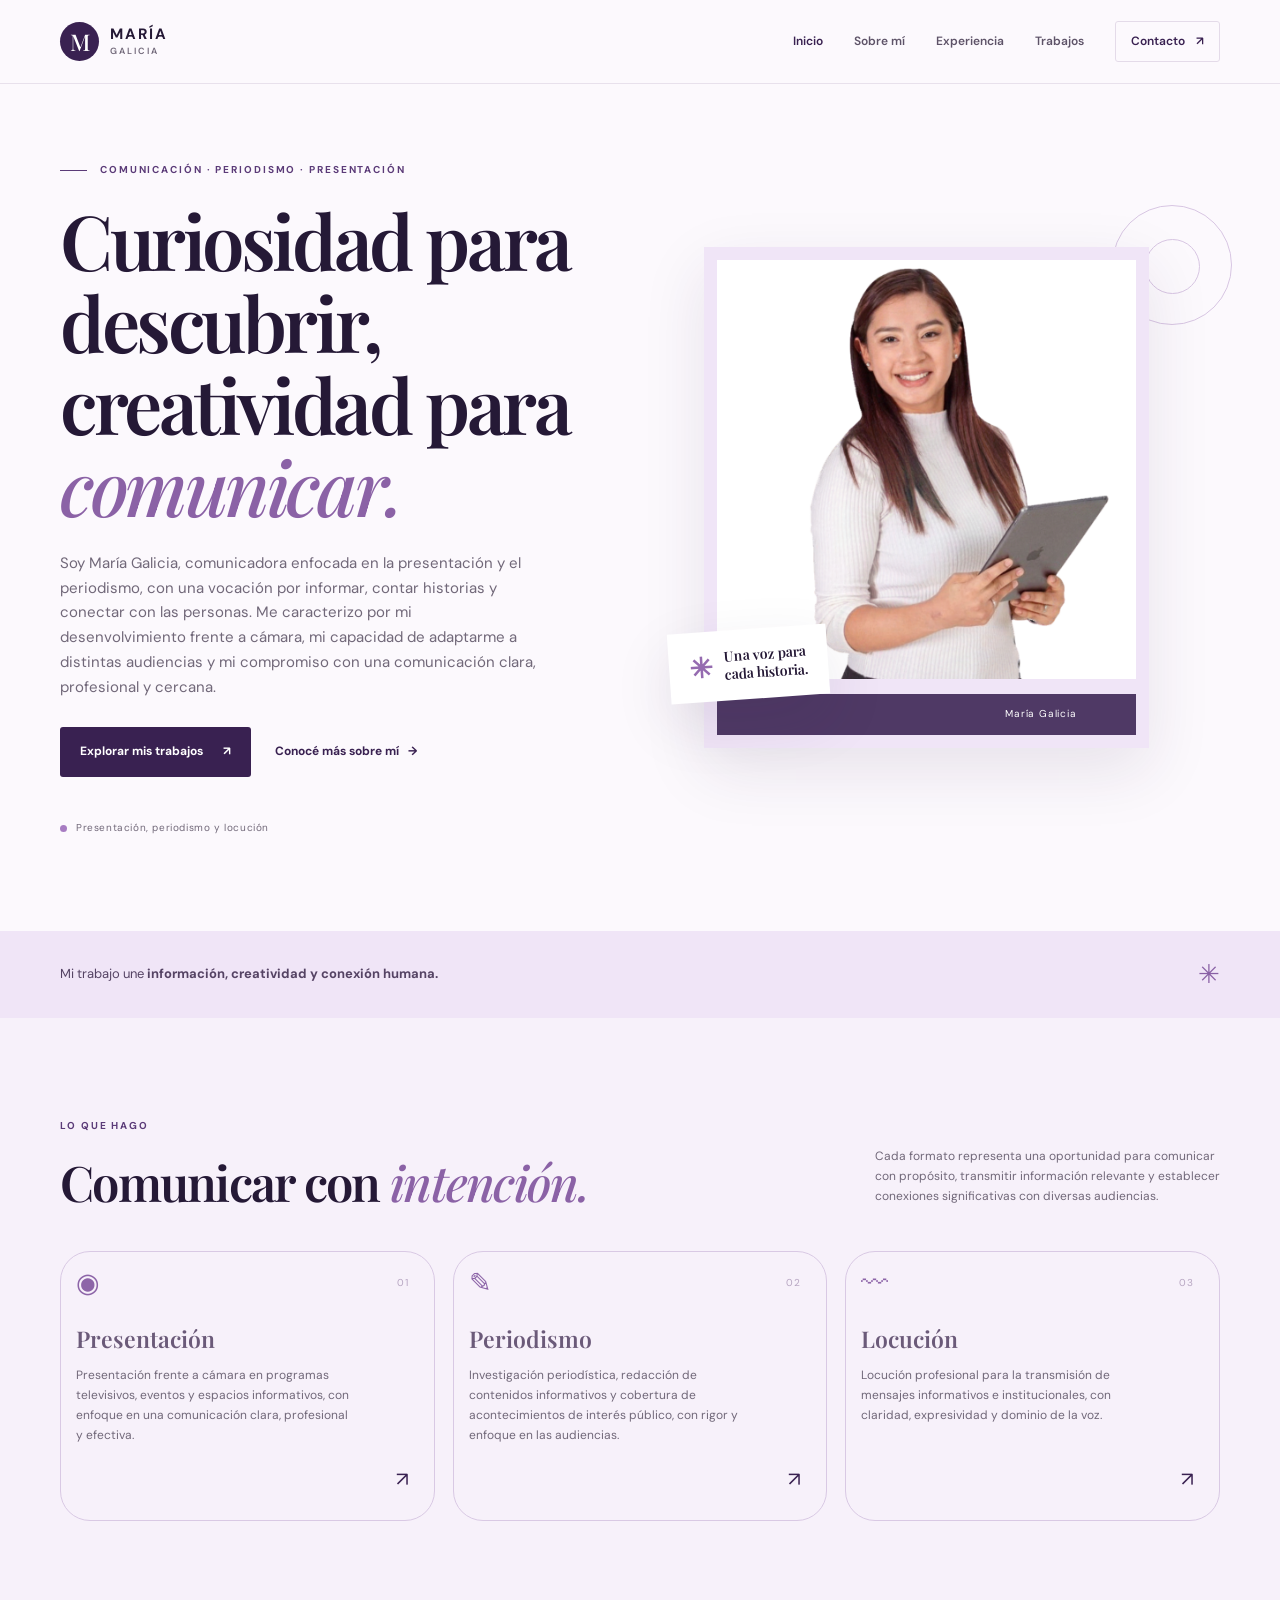
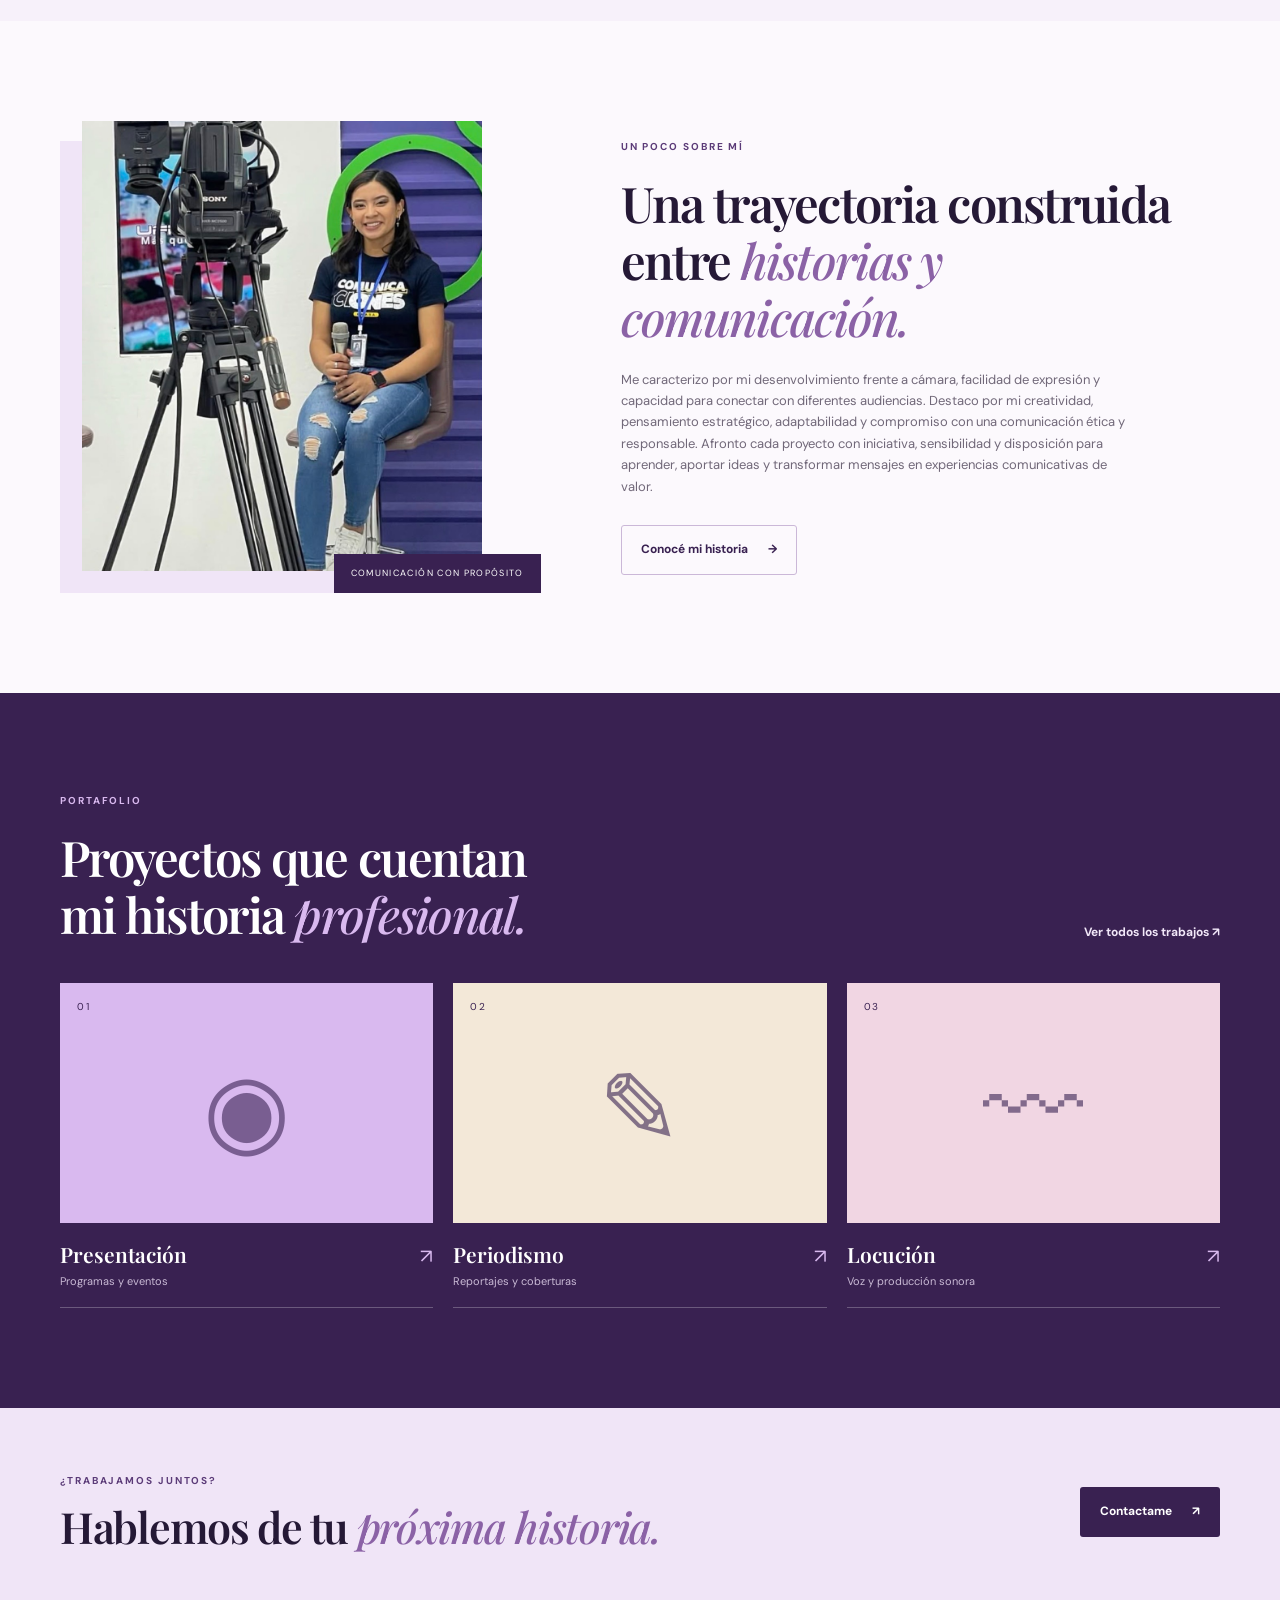
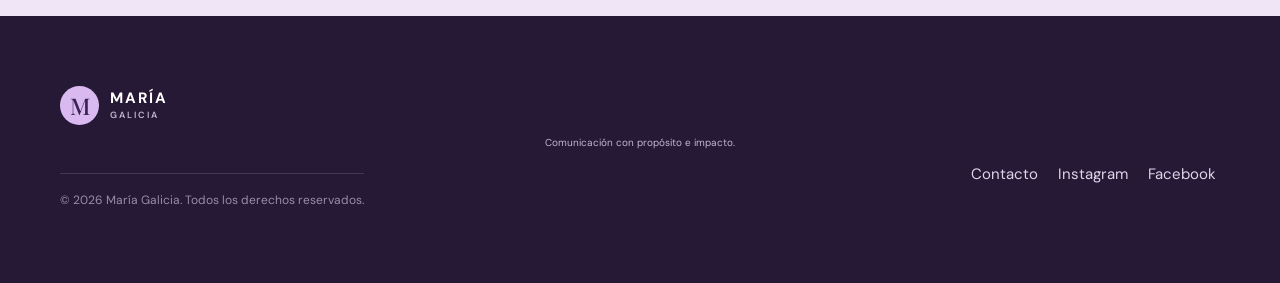
<file: index.html>
<!DOCTYPE html>
<html lang="es">
<head>
  <meta charset="UTF-8">
  <meta name="viewport" content="width=device-width, initial-scale=1.0">
  <meta name="description" content="Portafolio profesional de María Galicia: presentación, periodismo, locución y comunicación digital multimedia.">
  <meta name="theme-color" content="#392151">
  <title>María Galicia | PORTAFOLIO</title>
  <link rel="preconnect" href="https://fonts.googleapis.com">
  <link rel="preconnect" href="https://fonts.gstatic.com" crossorigin>
  <link href="https://fonts.googleapis.com/css2?family=DM+Sans:wght@400;500;600;700&family=Playfair+Display:wght@500;600;700&display=swap" rel="stylesheet">
  <link rel="stylesheet" href="css/style.css">
  <script src="js/main.js" defer></script>
</head>
<body>
  <a class="skip-link" href="#contenido">Saltar al contenido</a>
  <header class="site-header">
    <div class="container nav-wrap">
      <a class="brand" href="index.html" aria-label="Auralia, inicio"><span class="brand-mark">&nbsp;M&nbsp;</span><span>MARÍA<small>GALICIA</small></span></a>
      <button class="menu-toggle" aria-label="Abrir menú" aria-expanded="false" aria-controls="main-nav"><span></span><span></span><span></span></button>
      <nav id="main-nav" class="main-nav">
        <a class="active" href="index.html">Inicio</a>
        <a href="sobre-mi.html">Sobre mí</a>
        <a href="experiencia.html">Experiencia</a>
        <a href="trabajos.html">Trabajos</a>
        <a href="contacto.html" class="nav-cta">Contacto <span aria-hidden="true">↗</span></a>
      </nav>
    </div>
  </header>

  <main id="contenido">
    <section class="hero section">
      <div class="container hero-grid">
        <div class="hero-copy">
          <p class="eyebrow"><span class="eyebrow-line"></span> COMUNICACIÓN · PERIODISMO · PRESENTACIÓN</p>
          <h1>Curiosidad para descubrir,  creatividad para <em>comunicar.</em></h1>
          <p class="hero-text">Soy María Galicia, comunicadora enfocada en la presentación y el periodismo, con una vocación por informar, contar historias y conectar con las personas. Me caracterizo por mi desenvolvimiento frente a cámara, mi capacidad de adaptarme a distintas audiencias y mi compromiso con una comunicación clara, profesional y cercana.</p>
          <div class="hero-actions">
            <a class="button button-primary" href="trabajos.html">Explorar mis trabajos <span>↗</span></a>
            <a class="text-link" href="sobre-mi.html">Conocé más sobre mí <span>→</span></a>
          </div>
          <div class="hero-note"><span class="note-dot"></span> Presentación, periodismo y locución</div>
        </div>
        <div class="hero-visual">
          <div class="photo-frame">
            <img src="img/A.png" alt="Espacio para fotografía de portada de María Galicia">
            <div class="photo-label"><span>&nbsp; &nbsp; &nbsp; &nbsp; &nbsp; &nbsp; &nbsp; &nbsp; &nbsp; &nbsp; &nbsp; &nbsp; &nbsp; &nbsp; &nbsp; &nbsp; &nbsp; &nbsp; &nbsp; &nbsp; &nbsp; &nbsp; &nbsp; &nbsp; &nbsp; &nbsp; &nbsp; &nbsp; &nbsp; &nbsp; &nbsp; &nbsp; &nbsp; &nbsp; &nbsp; &nbsp; María Galicia</span><span>&nbsp;</span></div>
          </div>
          <div class="floating-note"><span class="floating-icon">✳</span><span>Una voz para<br>cada historia.</span></div>
          <span class="hero-orbit orbit-one"></span><span class="hero-orbit orbit-two"></span>
        </div>
      </div>
    </section>

    <section class="intro-strip">
      <div class="container intro-strip-inner">
        <p>Mi trabajo une <strong>información, creatividad y conexión humana.</strong></p>
        <span class="strip-star">✳</span>
      </div>
    </section>

    <section class="section section-soft">
      <div class="container">
        <div class="section-heading">
          <div><p class="eyebrow">LO QUE HAGO</p><h2>Comunicar con <em>intención.</em></h2></div>
          <p class="heading-side">Cada formato representa una oportunidad para comunicar con propósito, transmitir información relevante y establecer conexiones significativas con diversas audiencias.</p>
        </div>
        <div class="service-grid">
          <article class="service-card filter-btn"><span class="card-number">01</span><div class="service-icon">◉</div><h3>Presentación</h3><p>Presentación frente a cámara en programas televisivos, eventos y espacios informativos, con enfoque en una comunicación clara, profesional y efectiva.</p>
          <a href="experiencia.html" class="arrow-link" aria-label="Ver experiencia en presentación">↗</a></article>
          <article class="service-card filter-btn"><span class="card-number">02</span><div class="service-icon">✎</div><h3>Periodismo</h3><p>Investigación periodística, redacción de contenidos informativos y cobertura de acontecimientos de interés público, con rigor y enfoque en las audiencias.</p>
          <a href="trabajos.html" class="arrow-link" aria-label="Ver trabajos de periodismo">↗</a></article>
          <article class="service-card filter-btn"><span class="card-number">03</span><div class="service-icon">〰</div><h3>Locución</h3><p>Locución profesional para la transmisión de mensajes informativos e institucionales, con claridad, expresividad y dominio de la voz.</p>
          <a href="trabajos.html" class="arrow-link" aria-label="Ver trabajos de locución">↗</a></article>
        </div>
      </div>
    </section>

    <section class="section">
      <div class="container feature-grid">
        <div class="feature-image"><img src="img/img-perfildos.jpg" alt="Espacio para fotografía profesional de María Galicia"><span class="image-caption">COMUNICACIÓN CON PROPÓSITO</span></div>
        <div class="feature-copy"><p class="eyebrow">UN POCO SOBRE MÍ</p><h2>Una trayectoria construida entre <em>historias y comunicación.</em></h2><p>Me caracterizo por mi desenvolvimiento frente a cámara, facilidad de expresión y capacidad para conectar con diferentes audiencias. Destaco por mi creatividad, pensamiento estratégico, adaptabilidad y compromiso con una comunicación ética y responsable. Afronto cada proyecto con iniciativa, sensibilidad y disposición para aprender, aportar ideas y transformar mensajes en experiencias comunicativas de valor.</p>
        <a class="button button-outline" href="sobre-mi.html">Conocé mi historia <span>→</span></a></div>
      </div>
    </section>

    <section class="section section-purple">
      <div class="container selected-work">
        <div class="section-heading section-heading-light"><div><p class="eyebrow">PORTAFOLIO</p><h2>Proyectos que cuentan<br>mi historia <em>profesional.</em></h2></div><a class="text-link text-link-light" href="trabajos.html">Ver todos los trabajos ↗</a></div>
        <div class="work-grid">
          <a class="work-card" href="trabajos.html#presentacion"><div class="work-thumb thumb-lilac"><span class="thumb-symbol">◉</span><span class="thumb-index">01</span></div><div class="work-meta"><div><h3>Presentación</h3><p>Programas y eventos</p></div><span>↗</span></div></a>
          <a class="work-card" href="trabajos.html#periodismo"><div class="work-thumb thumb-cream"><span class="thumb-symbol">✎</span><span class="thumb-index">02</span></div><div class="work-meta"><div><h3>Periodismo</h3><p>Reportajes y coberturas</p></div><span>↗</span></div></a>
          <a class="work-card" href="trabajos.html#locucion"><div class="work-thumb thumb-pink"><span class="thumb-symbol">〰</span><span class="thumb-index">03</span></div><div class="work-meta"><div><h3>Locución</h3><p>Voz y producción sonora</p></div><span>↗</span></div></a>
        </div>
      </div>
    </section>

    <section class="contact-banner"><div class="container contact-banner-inner"><div><p class="eyebrow">¿TRABAJAMOS JUNTOS?</p><h2>Hablemos de tu <em>próxima historia.</em></h2></div><a class="button button-primary" href="contacto.html">Contactame <span>↗</span></a></div></section>
  </main>

  <footer class="site-footer"><div class="container footer-inner"><a class="brand brand-footer" href="index.html"><span class="brand-mark">&nbsp;M&nbsp;</span><span>MARÍA<small>GALICIA</small></span></a><p>Comunicación con propósito e impacto.</p>
    <div class="footer-links"><a href="contacto.html">&nbsp; &nbsp;Contacto</a><a href="https://www.instagram.com/maria.galicia25?obrf=MW5kbGNrNjdkcmN1Ng%3D%3D&utm_source=qr">Instagram</a><a href="https://www.facebook.com/mariagalicia25?mibextid=wwXIfr&rdid=wvU8QN6t3Iw8keQ9&share_url=https%3A%2F%2Fwww.facebook.com%2Fshare%2F1Dz8nHESxt%2F%3Fmibextid%3DwwXIfr#">Facebook&nbsp;</a></div>
    <small class="copyright">© <span data-year></span> María Galicia. Todos los derechos reservados.</small></div></footer>
</body>
</html>
</file>
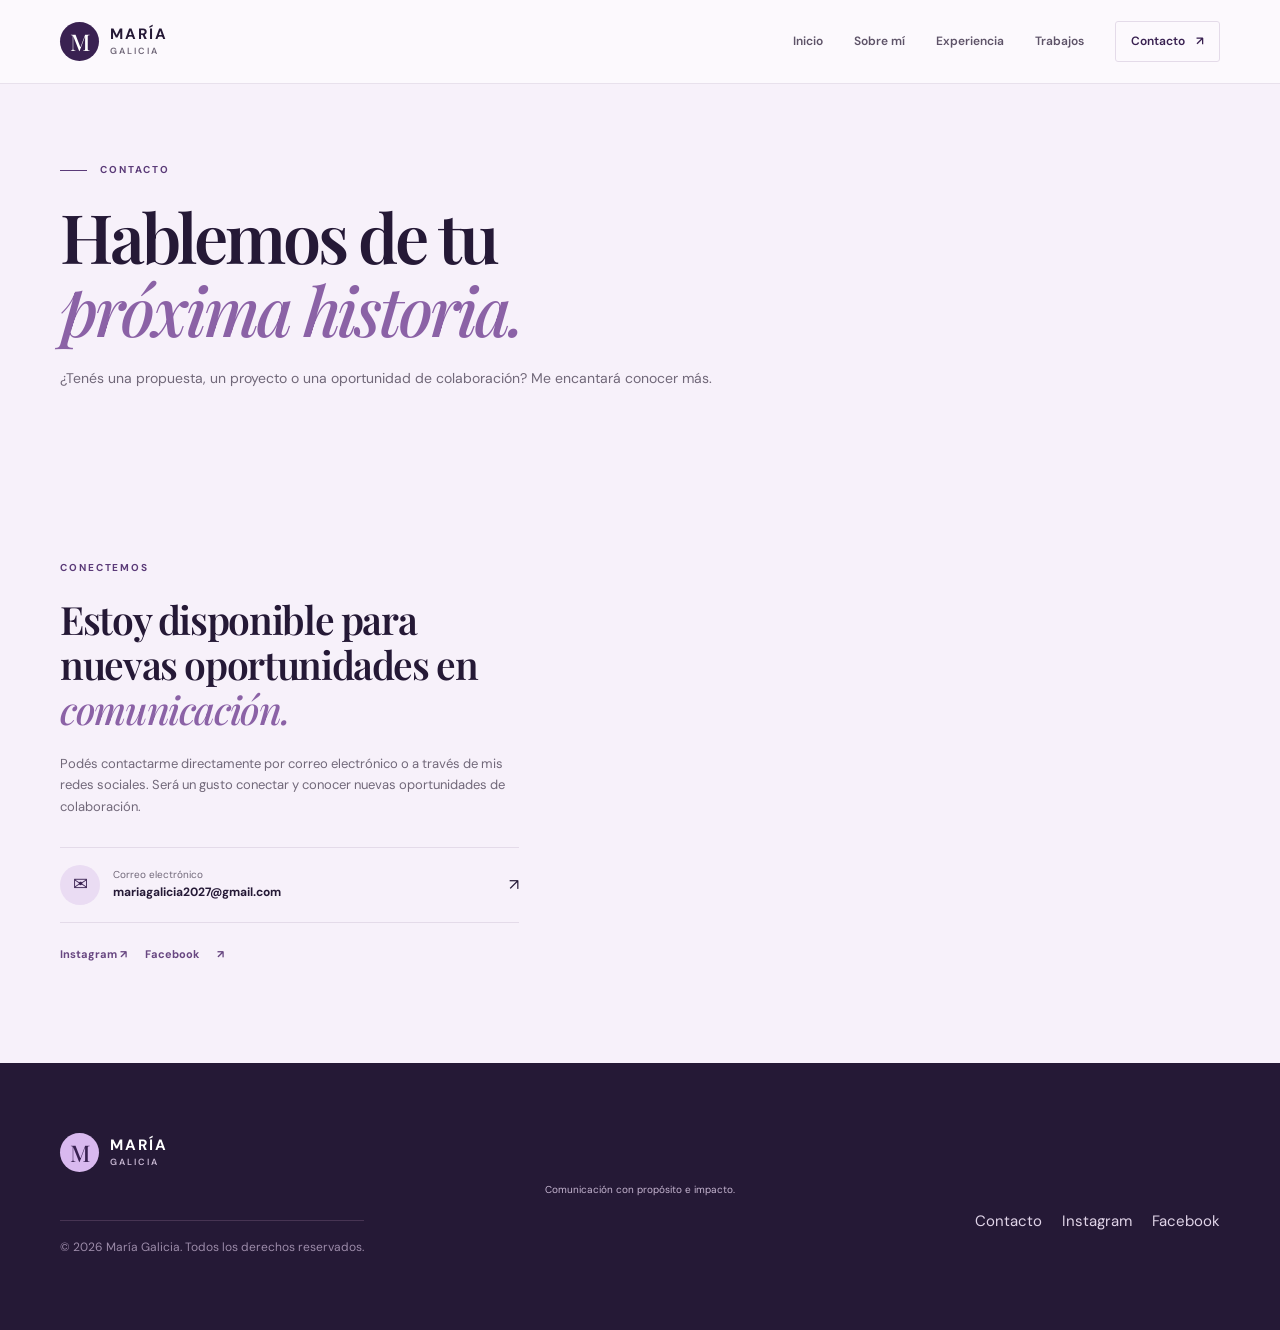
<file: contacto.html>
<!DOCTYPE html>
<html lang="es">
<head><meta charset="UTF-8"><meta name="viewport" content="width=device-width, initial-scale=1.0"><meta name="description" content="Contactá a María Galicia para proyectos de presentación, periodismo, locución y comunicación."><meta name="theme-color" content="#392151"><title>Contacto | María Galicia — AURALIA</title><link rel="preconnect" href="https://fonts.googleapis.com"><link rel="preconnect" href="https://fonts.gstatic.com" crossorigin><link href="https://fonts.googleapis.com/css2?family=DM+Sans:wght@400;500;600;700&family=Playfair+Display:wght@500;600;700&display=swap" rel="stylesheet"><link rel="stylesheet" href="css/style.css"><script src="js/main.js" defer></script></head>
<body><a class="skip-link" href="#contenido">Saltar al contenido</a><header class="site-header"><div class="container nav-wrap"><a class="brand" href="index.html"><span class="brand-mark">&nbsp;M&nbsp;</span><span>MARÍA<small>GALICIA</small></span></a><button class="menu-toggle" aria-label="Abrir menú" aria-expanded="false" aria-controls="main-nav"><span></span><span></span><span></span></button><nav id="main-nav" class="main-nav"><a href="index.html">Inicio</a><a href="sobre-mi.html">Sobre mí</a><a href="experiencia.html">Experiencia</a><a href="trabajos.html">Trabajos</a><a class="active nav-cta" href="contacto.html">Contacto <span>↗</span></a></nav></div></header>
<main id="contenido"><section class="page-hero compact-hero"><div class="container"><p class="eyebrow"><span class="eyebrow-line"></span> CONTACTO</p><h1>Hablemos de tu <em>próxima historia.</em></h1><p class="lead">¿Tenés una propuesta, un proyecto o una oportunidad de colaboración? Me encantará conocer más.</p></div></section>
<section class="section section-soft"><div class="container contact-layout"><div class="contact-details"><p class="eyebrow">CONECTEMOS</p><h2>Estoy disponible para nuevas oportunidades en <em>comunicación.</em></h2><p>Podés contactarme directamente por correo electrónico o a través de mis redes sociales. Será un gusto conectar y conocer nuevas oportunidades de colaboración.</p>
<a class="contact-method" href="mailto:TU_CORREO@ejemplo.com"><span class="contact-method-icon">✉</span><span><small>Correo electrónico</small><strong>mariagalicia2027@gmail.com</strong></span><span>↗</span></a>
  <div class="contact-social"><a href="#" data-social="instagram">Instagram ↗</a><a href="https://www.facebook.com/mariagalicia25?mibextid=wwXIfr&rdid=wvU8QN6t3Iw8keQ9&share_url=https%3A%2F%2Fwww.facebook.com%2Fshare%2F1Dz8nHESxt%2F%3Fmibextid%3DwwXIfr#">Facebook</a><a href="https://www.facebook.com/mariagalicia25?mibextid=wwXIfr&rdid=wvU8QN6t3Iw8keQ9&share_url=https%3A%2F%2Fwww.facebook.com%2Fshare%2F1Dz8nHESxt%2F%3Fmibextid%3DwwXIfr#">↗</a></div>
</div>
</div></section></main>
<footer class="site-footer"><div class="container footer-inner"><a class="brand brand-footer" href="index.html"><span class="brand-mark">&nbsp;M&nbsp;</span><span>MARÍA<small>GALICIA</small></span></a><p>Comunicación con propósito e impacto.</p>
<div class="footer-links"><a href="contacto.html">Contacto</a><a href="https://www.instagram.com/maria.galicia25?obrf=MW5kbGNrNjdkcmN1Ng%3D%3D&utm_source=qr">Instagram</a><a href="https://www.facebook.com/mariagalicia25?mibextid=wwXIfr&rdid=wvU8QN6t3Iw8keQ9&share_url=https%3A%2F%2Fwww.facebook.com%2Fshare%2F1Dz8nHESxt%2F%3Fmibextid%3DwwXIfr#">Facebook</a></div><small class="copyright">© <span data-year></span> María Galicia. Todos los derechos reservados.</small></div></footer></body></html>
</file>
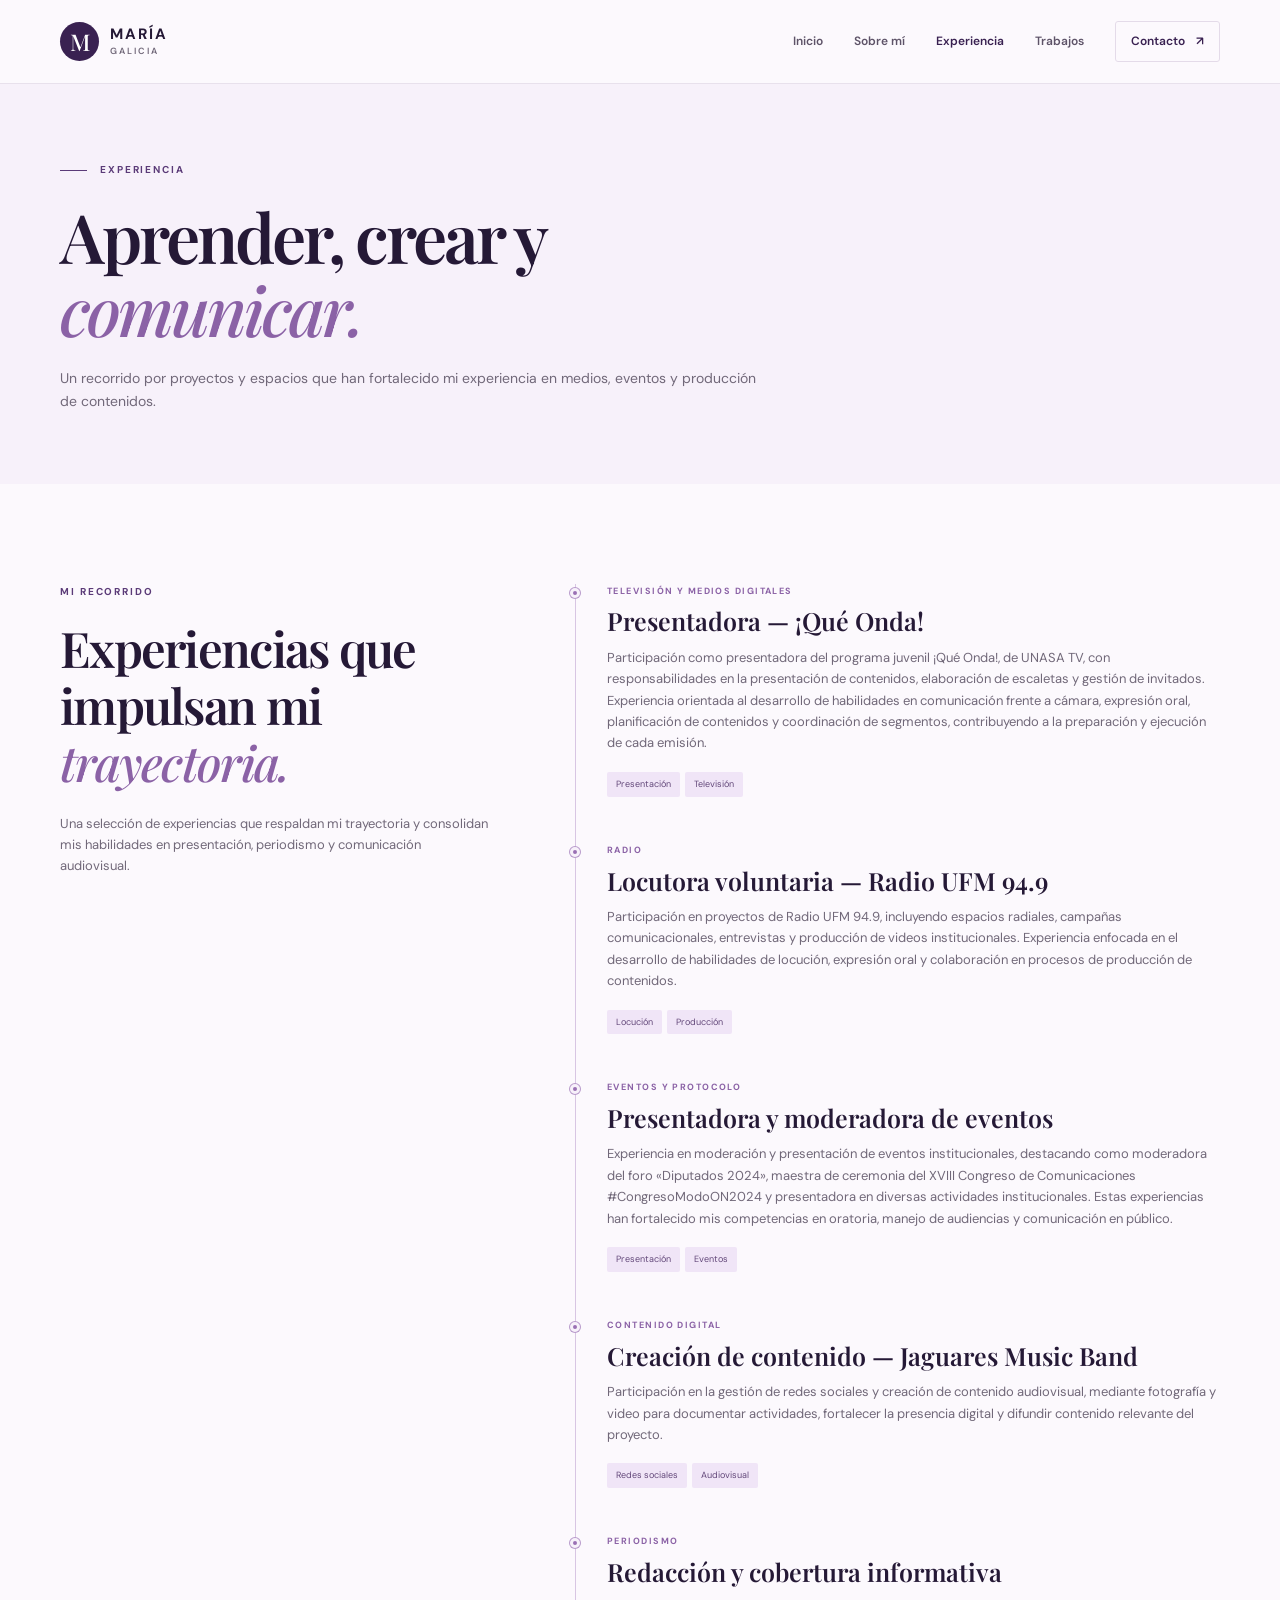
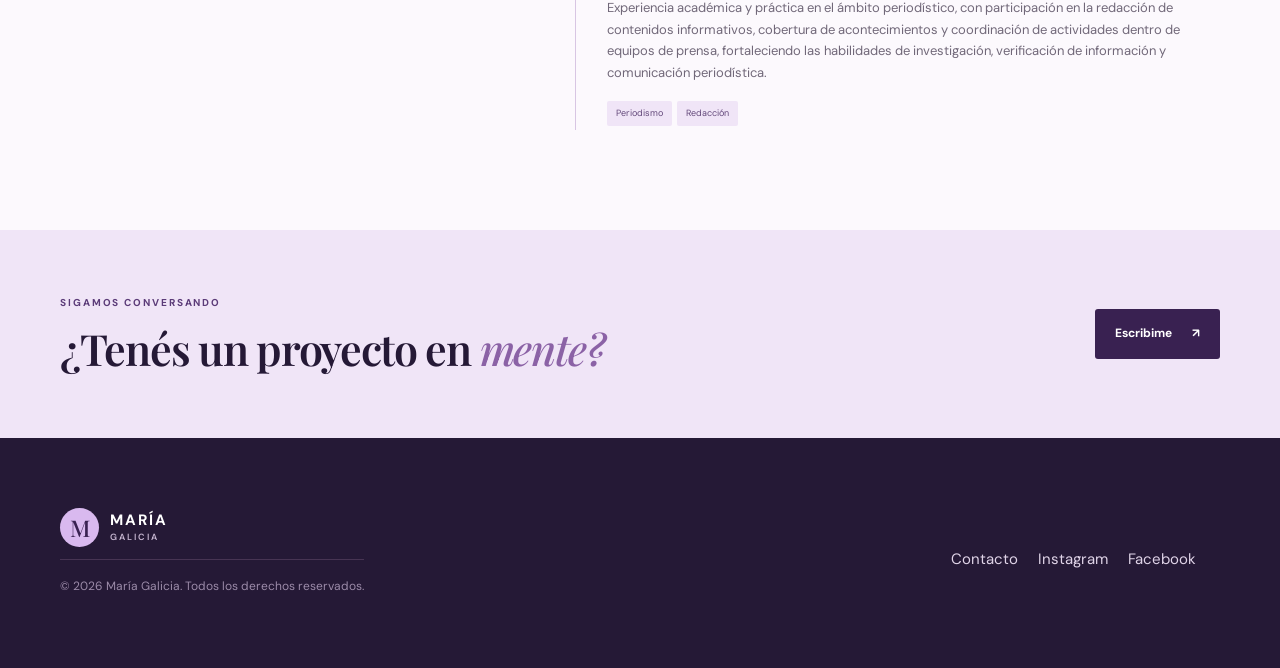
<file: experiencia.html>
<!DOCTYPE html>
<html lang="es">
<head><meta charset="UTF-8"><meta name="viewport" content="width=device-width, initial-scale=1.0"><meta name="description" content="Experiencia profesional de María Galicia en presentación, periodismo y comunicación."><meta name="theme-color" content="#392151"><title>Experiencia | María Galicia — AURALIA</title><link rel="preconnect" href="https://fonts.googleapis.com"><link rel="preconnect" href="https://fonts.gstatic.com" crossorigin><link href="https://fonts.googleapis.com/css2?family=DM+Sans:wght@400;500;600;700&family=Playfair+Display:wght@500;600;700&display=swap" rel="stylesheet"><link rel="stylesheet" href="css/style.css"><script src="js/main.js" defer></script></head>
<body><a class="skip-link" href="#contenido">Saltar al contenido</a><header class="site-header"><div class="container nav-wrap"><a class="brand" href="index.html"><span class="brand-mark">&nbsp;M&nbsp;</span><span>MARÍA<small>GALICIA</small></span></a><button class="menu-toggle" aria-label="Abrir menú" aria-expanded="false" aria-controls="main-nav"><span></span><span></span><span></span></button><nav id="main-nav" class="main-nav"><a href="index.html">Inicio</a><a href="sobre-mi.html">Sobre mí</a><a class="active" href="experiencia.html">Experiencia</a><a href="trabajos.html">Trabajos</a><a href="contacto.html" class="nav-cta">Contacto <span>↗</span></a></nav></div></header>
<main id="contenido"><section class="page-hero compact-hero"><div class="container"><p class="eyebrow"><span class="eyebrow-line"></span> EXPERIENCIA</p><h1>Aprender, crear y <em>comunicar.</em></h1><p class="lead">Un recorrido por proyectos y espacios que han fortalecido mi experiencia en medios, eventos y producción de contenidos.</p></div></section>
<section class="section"><div class="container timeline-layout"><div class="timeline-intro"><p class="eyebrow">MI RECORRIDO</p><h2>Experiencias que impulsan mi <em>trayectoria.</em></h2><p>Una selección de experiencias que respaldan mi trayectoria y consolidan mis habilidades en presentación, periodismo y comunicación audiovisual.</p>
</div><div class="timeline">
<article class="timeline-item"><span class="timeline-dot"></span><p class="timeline-label">TELEVISIÓN Y MEDIOS DIGITALES</p><h3>Presentadora — ¡Qué Onda!</h3><p>Participación como presentadora del programa juvenil ¡Qué Onda!, de UNASA TV, con responsabilidades en la presentación de contenidos, elaboración de escaletas y gestión de invitados. Experiencia orientada al desarrollo de habilidades en comunicación frente a cámara, expresión oral, planificación de contenidos y coordinación de segmentos, contribuyendo a la preparación y ejecución de cada emisión.</p>
  <span class="tag">Presentación</span><span class="tag">Televisión</span></article>
<article class="timeline-item"><span class="timeline-dot"></span><p class="timeline-label">RADIO</p><h3>Locutora voluntaria — Radio UFM 94.9</h3><p>Participación en proyectos de Radio UFM 94.9, incluyendo espacios radiales, campañas comunicacionales, entrevistas y producción de videos institucionales. Experiencia enfocada en el desarrollo de habilidades de locución, expresión oral y colaboración en procesos de producción de contenidos.&nbsp;</p>
  <span class="tag">Locución</span><span class="tag">Producción</span></article>
<article class="timeline-item"><span class="timeline-dot"></span><p class="timeline-label">EVENTOS Y PROTOCOLO</p><h3>Presentadora y moderadora de eventos</h3><p>Experiencia en moderación y presentación de eventos institucionales, destacando como moderadora del foro «Diputados 2024», maestra de ceremonia del XVIII Congreso de Comunicaciones #CongresoModoON2024 y presentadora en diversas actividades institucionales. Estas experiencias han fortalecido mis competencias en oratoria, manejo de audiencias y comunicación en público.&nbsp;</p>
  <span class="tag">Presentación</span><span class="tag">Eventos</span></article>
<article class="timeline-item"><span class="timeline-dot"></span><p class="timeline-label">CONTENIDO DIGITAL</p><h3>Creación de contenido — Jaguares Music Band</h3><p>Participación en la gestión de redes sociales y creación de contenido audiovisual, mediante fotografía y video para documentar actividades, fortalecer la presencia digital y difundir contenido relevante del proyecto.&nbsp;</p>
  <span class="tag">Redes sociales</span><span class="tag">Audiovisual</span></article>
<article class="timeline-item"><span class="timeline-dot"></span><p class="timeline-label">PERIODISMO</p><h3>Redacción y cobertura informativa</h3><p>Experiencia académica y práctica en el ámbito periodístico, con participación en la redacción de contenidos informativos, cobertura de acontecimientos y coordinación de actividades dentro de equipos de prensa, fortaleciendo las habilidades de investigación, verificación de información y comunicación periodística.&nbsp;</p>
  <span class="tag">Periodismo</span><span class="tag">Redacción</span></article>
</div></div></section>
<section class="contact-banner"><div class="container contact-banner-inner"><div><p class="eyebrow">SIGAMOS CONVERSANDO</p><h2>¿Tenés un proyecto en <em>mente?</em></h2></div><a class="button button-primary" href="contacto.html">Escribime <span>↗</span></a></div></section></main>
<footer class="site-footer"><div class="container footer-inner"><a class="brand brand-footer" href="index.html"><span class="brand-mark">&nbsp;M&nbsp;</span><span>MARÍA<small>GALICIA</small></span></a>
<div class="footer-links"><a href="contacto.html">Contacto</a><a href="https://www.instagram.com/maria.galicia25?obrf=MW5kbGNrNjdkcmN1Ng%3D%3D&utm_source=qr">Instagram</a><a href="https://www.facebook.com/mariagalicia25?mibextid=wwXIfr&rdid=wvU8QN6t3Iw8keQ9">Facebook</a><a href="#" data-social="linkedin">&nbsp;</a></div><small class="copyright">© <span data-year></span> María Galicia. Todos los derechos reservados.</small></div></footer></body></html>
</file>
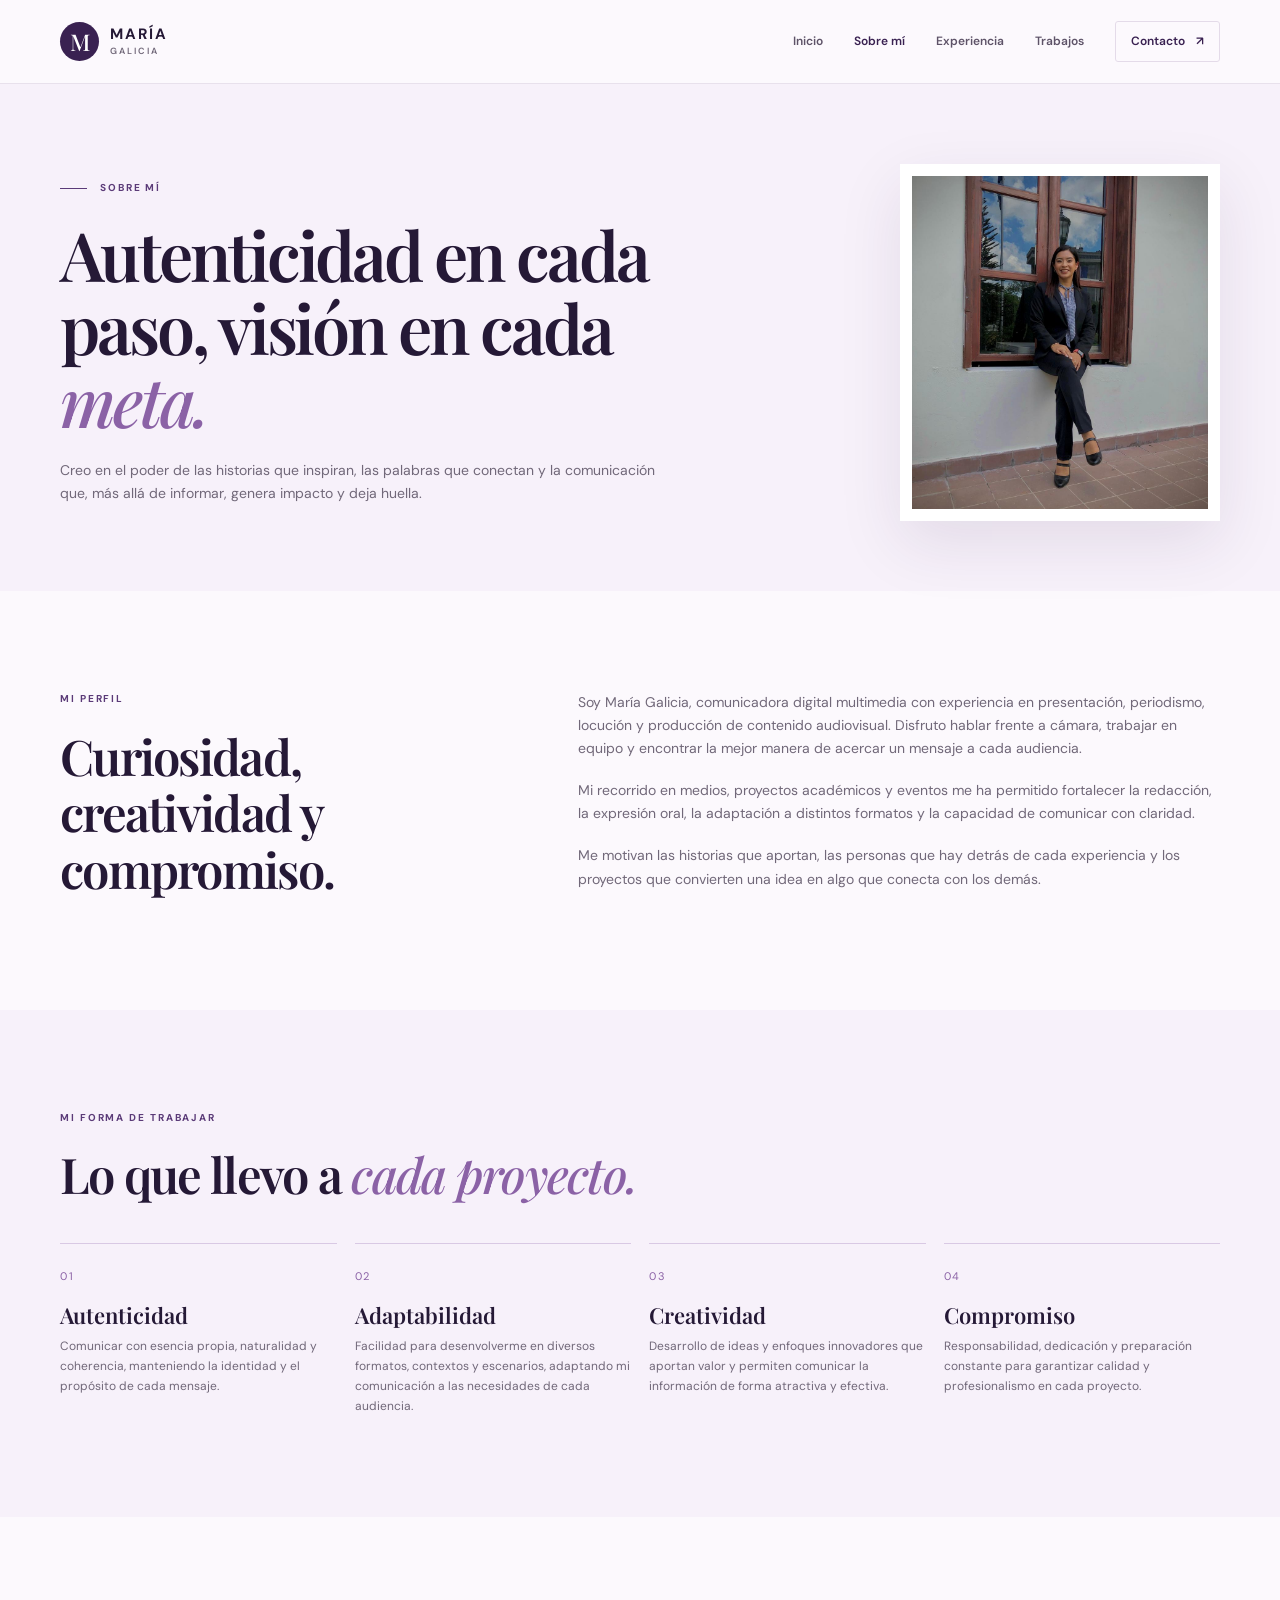
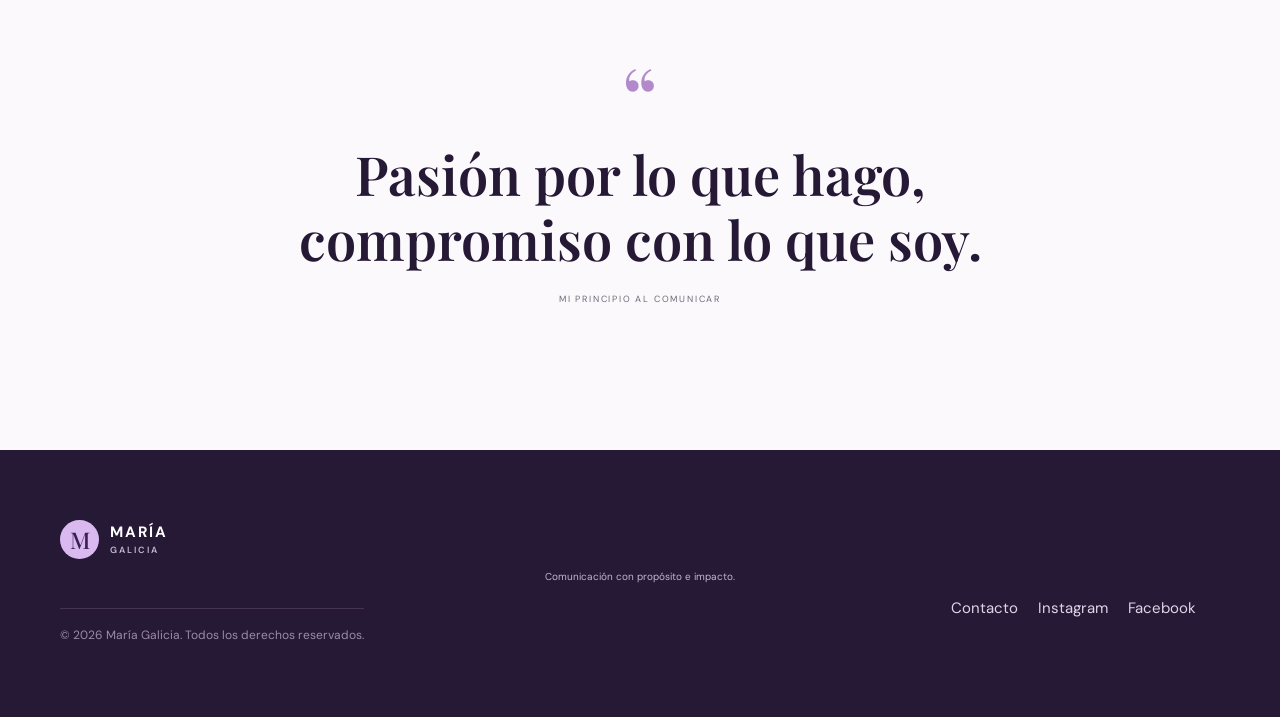
<file: sobre-mi.html>
<!DOCTYPE html>
<html lang="es">
<head>
  <meta charset="UTF-8"><meta name="viewport" content="width=device-width, initial-scale=1.0">
  <meta name="description" content="Conocé a María Galicia, comunicadora digital multimedia.">
  <meta name="theme-color" content="#392151"><title>Sobre mí | María Galicia — AURALIA</title>
  <link rel="preconnect" href="https://fonts.googleapis.com"><link rel="preconnect" href="https://fonts.gstatic.com" crossorigin>
  <link href="https://fonts.googleapis.com/css2?family=DM+Sans:wght@400;500;600;700&family=Playfair+Display:wght@500;600;700&display=swap" rel="stylesheet">
  <link rel="stylesheet" href="css/style.css"><script src="js/main.js" defer></script>
</head>
<body><a class="skip-link" href="#contenido">Saltar al contenido</a>
<header class="site-header"><div class="container nav-wrap"><a class="brand" href="index.html"><span class="brand-mark">&nbsp;M&nbsp;</span><span>MARÍA<small>GALICIA</small></span></a><button class="menu-toggle" aria-label="Abrir menú" aria-expanded="false" aria-controls="main-nav"><span></span><span></span><span></span></button><nav id="main-nav" class="main-nav"><a href="index.html">Inicio</a><a class="active" href="sobre-mi.html">Sobre mí</a><a href="experiencia.html">Experiencia</a><a href="trabajos.html">Trabajos</a><a href="contacto.html" class="nav-cta">Contacto <span>↗</span></a></nav></div></header>
<main id="contenido">
  <section class="page-hero"><div class="container page-hero-grid"><div><p class="eyebrow"><span class="eyebrow-line"></span> SOBRE MÍ</p><h1>Autenticidad en cada paso, visión en cada&nbsp; <em>meta.</em></h1><p class="lead">Creo en el poder de las historias que inspiran, las palabras que conectan y la comunicación que, más allá de informar, genera impacto y deja huella.</p>
  </div><div class="page-hero-art"><img src="img/img-maria.jpeg" alt="Espacio para fotografía de María Galicia"></div></div></section>
  <section class="section"><div class="container about-grid"><div><p class="eyebrow">MI PERFIL</p><h2>Curiosidad, creatividad y compromiso.</h2></div><div class="prose"><p>Soy María Galicia, comunicadora digital multimedia con experiencia en presentación, periodismo, locución y producción de contenido audiovisual. Disfruto hablar frente a cámara, trabajar en equipo y encontrar la mejor manera de acercar un mensaje a cada audiencia.</p><p>Mi recorrido en medios, proyectos académicos y eventos me ha permitido fortalecer la redacción, la expresión oral, la adaptación a distintos formatos y la capacidad de comunicar con claridad.</p><p>Me motivan las historias que aportan, las personas que hay detrás de cada experiencia y los proyectos que convierten una idea en algo que conecta con los demás.</p></div></div></section>
  <section class="section section-soft"><div class="container"><div class="section-heading"><div><p class="eyebrow">MI FORMA DE TRABAJAR</p><h2>Lo que llevo a <em>cada proyecto.</em></h2></div></div><div class="value-grid"><article><span>01</span><h3>Autenticidad</h3><p>Comunicar con esencia propia, naturalidad y coherencia, manteniendo la identidad y el propósito de cada mensaje.</p>
  </article><article><span>02</span><h3>Adaptabilidad</h3><p>Facilidad para desenvolverme en diversos formatos, contextos y escenarios, adaptando mi comunicación a las necesidades de cada audiencia.</p>
  </article><article><span>03</span><h3>Creatividad</h3><p>Desarrollo de ideas y enfoques innovadores que aportan valor y permiten comunicar la información de forma atractiva y efectiva.</p>
  </article><article><span>04</span><h3>Compromiso</h3><p>Responsabilidad, dedicación y preparación constante para garantizar calidad y profesionalismo en cada proyecto.</p>
  </article></div></div></section>
  <section class="section"><div class="container quote-panel"><span class="quote-mark">“</span><blockquote>Pasión por lo que hago,<br>
compromiso con lo que soy.</blockquote><p>MI PRINCIPIO AL COMUNICAR</p></div></section>
</main>
<footer class="site-footer"><div class="container footer-inner"><a class="brand brand-footer" href="index.html"><span class="brand-mark">&nbsp;M&nbsp;</span><span>MARÍA<small>GALICIA</small></span></a><p>Comunicación con propósito e impacto.</p>
    <div class="footer-links"><a href="contacto.html">Contacto</a><a href="https://www.instagram.com/maria.galicia25?obrf=MW5kbGNrNjdkcmN1Ng%3D%3D&utm_source=qr">Instagram</a><a href="https://www.facebook.com/mariagalicia25?mibextid=wwXIfr&rdid=wvU8QN6t3Iw8keQ9&share_url=https%3A%2F%2Fwww.facebook.com%2Fshare%2F1Dz8nHESxt%2F%3Fmibextid%3DwwXIfr#">Facebook</a><a href="#" data-social="linkedin">&nbsp;</a></div>
    <small class="copyright">© <span data-year></span> María Galicia. Todos los derechos reservados.</small></div></footer></body></html>
</file>
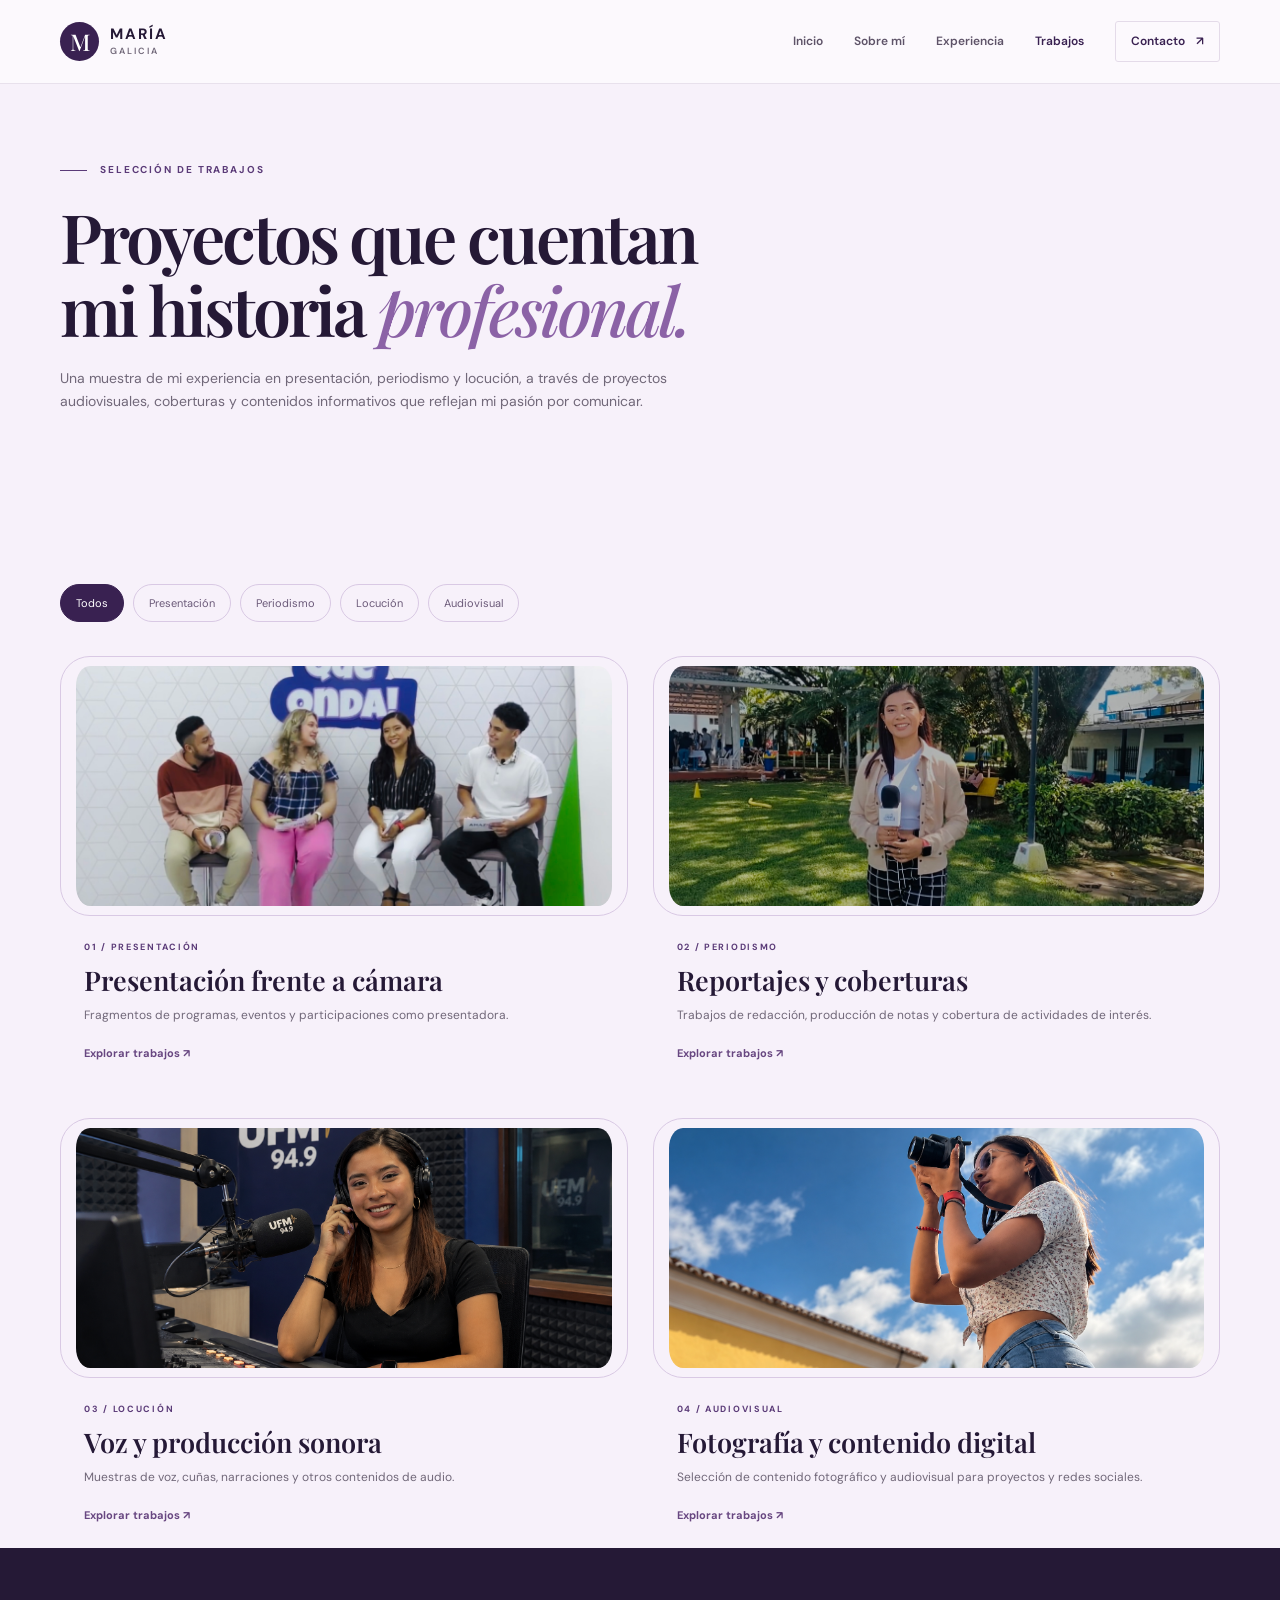
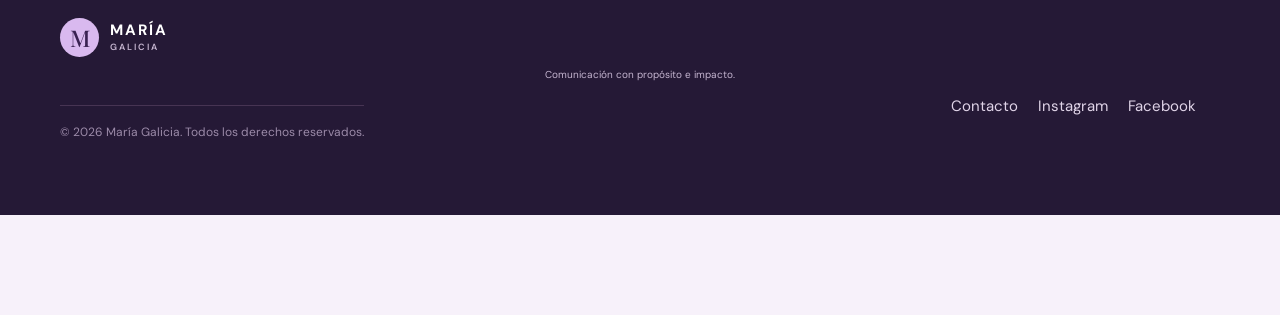
<file: trabajos.html>
<!DOCTYPE html>
<html lang="es">
<head><meta charset="UTF-8"><meta name="viewport" content="width=device-width, initial-scale=1.0"><meta name="description" content="Selección de trabajos de María Galicia en presentación, periodismo y locución."><meta name="theme-color" content="#392151"><title>Trabajos | María Galicia — AURALIA</title><link rel="preconnect" href="https://fonts.googleapis.com"><link rel="preconnect" href="https://fonts.gstatic.com" crossorigin><link href="https://fonts.googleapis.com/css2?family=DM+Sans:wght@400;500;600;700&family=Playfair+Display:wght@500;600;700&display=swap" rel="stylesheet"><link rel="stylesheet" href="css/style.css"><script src="js/main.js" defer></script></head>
<body><a class="skip-link" href="#contenido">Saltar al contenido</a><header class="site-header"><div class="container nav-wrap"><a class="brand" href="index.html"><span class="brand-mark">&nbsp;M&nbsp;</span><span>MARÍA<small>GALICIA</small></span></a><button class="menu-toggle" aria-label="Abrir menú" aria-expanded="false" aria-controls="main-nav"><span></span><span></span><span></span></button><nav id="main-nav" class="main-nav"><a href="index.html">Inicio</a><a href="sobre-mi.html">Sobre mí</a><a href="experiencia.html">Experiencia</a><a class="active" href="trabajos.html">Trabajos</a><a href="contacto.html" class="nav-cta">Contacto <span>↗</span></a></nav></div></header>
<main id="contenido"><section class="page-hero compact-hero"><div class="container"><p class="eyebrow"><span class="eyebrow-line"></span> SELECCIÓN DE TRABAJOS</p><h1>Proyectos que cuentan mi historia <em>profesional.</em></h1><p class="lead">Una muestra de mi experiencia en presentación, periodismo y locución, a través de proyectos audiovisuales, coberturas y contenidos informativos que reflejan mi pasión por comunicar.</p></div></section>
<section class="section section-soft"><div class="container"><div class="filter-row" role="group" aria-label="Filtrar trabajos"><button class="filter-btn active" data-filter="all">Todos</button><button class="filter-btn" data-filter="presentacion">Presentación</button><button class="filter-btn" data-filter="periodismo">Periodismo</button><button class="filter-btn" data-filter="locucion">Locución</button><button class="filter-btn" data-filter="audiovisual">Audiovisual</button></div>
<div class="portfolio-grid">

  <!-- 01. PRESENTACIÓN -->
  <article class="portfolio-item" id="presentacion" data-category="presentacion">
    <div class="portfolio-media media-lilac">
      <img src="img/img-presentación.jpg" alt="Trabajo de presentación frente a cámara" class="filter-btn">
      <span class="media-type">PRESENTACIÓN</span>
    </div>
    <div class="portfolio-info">
      <p class="eyebrow">01 / PRESENTACIÓN</p>
      <h2>Presentación frente a cámara</h2>
      <p>Fragmentos de programas, eventos y participaciones como presentadora.</p>
      <div class="portfolio-links">
        <a href="https://drive.google.com/drive/folders/1ffpjW9scO2KWa4z5NKXPjnvmj5FALe4u?usp=drive_link"
           class="small-link" target="_blank" rel="noopener noreferrer">Explorar trabajos ↗</a>
      </div>
    </div>
  </article>

  <!-- 02. PERIODISMO -->
  <article class="portfolio-item" id="periodismo" data-category="periodismo">
    <div class="portfolio-media media-cream">
      <img src="img/img-periodismo.jpg" alt="Trabajo periodístico" class="filter-btn">
      <span class="media-type">PERIODISMO</span>
    </div>
    <div class="portfolio-info">
      <p class="eyebrow">02 / PERIODISMO</p>
     <h2>Reportajes y coberturas</h2>
<p>Trabajos de redacción, producción de notas y cobertura de actividades de interés.</p>
<div class="portfolio-links">
  <a href="https://drive.google.com/drive/folders/1uBJfEYcv38HtFYxUFsI3RIPtzWSBA6KR?usp=sharing"
     class="small-link" target="_blank" rel="noopener noreferrer">Explorar trabajos ↗</a>
</div>

  </div>
</article>
  <!-- 03. LOCUCIÓN -->
  <article class="portfolio-item" id="locucion" data-category="locucion">
    <div class="portfolio-media media-pink">
      <img src="img/Sonrisa al aire en UFM 94.9.png" alt="Muestra de locución" class="filter-btn"><img src="img/Sonrisa al aire en UFM 94.9.png" alt="Muestra de locución" class="filter-btn">
      <span class="media-type">LOCUCIÓN</span>
    </div>
    <div class="portfolio-info">
      <p class="eyebrow">03 / LOCUCIÓN</p>
     <h2>Voz y producción sonora</h2>
<p>Muestras de voz, cuñas, narraciones y otros contenidos de audio.</p>
<div class="portfolio-links">
  <a href="https://drive.google.com/drive/folders/15ryf7hgi3CKiRiflyO2hL8dVa_F1vizH?usp=drive_link"
     class="small-link" target="_blank" rel="noopener noreferrer">Explorar trabajos ↗</a>
</div>

  </div>
</article>

  <!-- 04. AUDIOVISUAL -->
  <article class="portfolio-item" data-category="audiovisual">
    <div class="portfolio-media media-dark">
      <img src="img/img-cielo.png" alt="Proyecto audiovisual" class="filter-btn">
      <span class="media-type">AUDIOVISUAL</span>
    </div>
    <div class="portfolio-info">
      <p class="eyebrow">04 / AUDIOVISUAL</p>
    <h2>Fotografía y contenido digital</h2>
<p>Selección de contenido fotográfico y audiovisual para proyectos y redes sociales.</p>
<div class="portfolio-links">
  <a href="https://drive.google.com/drive/folders/1ZLLAL_w_pz4YxCVQ2xcm5GcLFroRTyyj?usp=sharing"
     class="small-link" target="_blank" rel="noopener noreferrer">Explorar trabajos ↗</a>
</div>

  </div>
</article>

</div>

<footer class="site-footer"><div class="container footer-inner"><a class="brand brand-footer" href="index.html"><span class="brand-mark">&nbsp;M&nbsp;</span><span>MARÍA<small>GALICIA</small></span></a><p>Comunicación con propósito e impacto.</p>
<div class="footer-links"><a href="contacto.html">Contacto</a><a href="https://www.instagram.com/maria.galicia25?obrf=MW5kbGNrNjdkcmN1Ng%3D%3D&utm_source=qr">Instagram</a><a href="https://www.facebook.com/mariagalicia25?mibextid=wwXIfr&rdid=wvU8QN6t3Iw8keQ9&share_url=https%3A%2F%2Fwww.facebook.com%2Fshare%2F1Dz8nHESxt%2F%3Fmibextid%3DwwXIfr#">Facebook</a><a href="#" data-social="linkedin">&nbsp;</a></div><small class="copyright">© <span data-year></span> María Galicia. Todos los derechos reservados.</small></div></footer></body></html>
</file>
<file: css/style.css>
@import url('https://fonts.googleapis.com/css2?family=DM+Sans:wght@400;500;600;700&family=Playfair+Display:wght@500;600;700&display=swap');

:root {
  --ink: #251936;
  --purple: #392151;
  --purple-2: #5b3b78;
  --lilac: #d9b9ef;
  --lilac-2: #f0e5f7;
  --paper: #fcf9fd;
  --muted: #716879;
  --line: #e4dbe9;
  --white: #fff;
  --cream: #f6efe5;
  --pink: #f3dce7;
  --serif: "Playfair Display", Georgia, serif;
  --sans: "DM Sans", Arial, sans-serif;
  --shadow: 0 22px 60px rgba(49, 28, 67, .10);
}

* {
  box-sizing: border-box;
}

html {
  scroll-behavior: smooth;
  scroll-padding-top: 90px;
}

body {
  margin: 0;
  background: var(--paper);
  color: var(--ink);
  font-family: var(--sans);
  line-height: 1.65;
  -webkit-font-smoothing: antialiased;
}

img {
  display: block;
  max-width: 100%;
}

a {
  color: inherit;
  text-decoration: none;
}

button,
input,
textarea {
  font: inherit;
}

.container {
  width: min(1160px, calc(100% - 48px));
  margin-inline: auto;
}

.section {
  padding: 100px 0;
}

.section-soft {
  background: #f7f1fa;
}

.section-purple {
  background: var(--purple);
  color: var(--white);
}

.skip-link {
  position: absolute;
  left: -9999px;
  top: 10px;
  background: #fff;
  padding: 10px;
  z-index: 999;
}

.skip-link:focus {
  left: 10px;
}

/* NAVEGACIÓN */

.site-header {
  height: 84px;
  position: sticky;
  top: 0;
  z-index: 100;
  background: rgba(252, 249, 253, .94);
  backdrop-filter: blur(14px);
  border-bottom: 1px solid rgba(228, 219, 233, .8);
}

.nav-wrap {
  height: 100%;
  display: flex;
  align-items: center;
  justify-content: space-between;
}

.brand {
  display: flex;
  align-items: center;
  gap: 11px;
  font-weight: 700;
  font-size: 15px;
  letter-spacing: .13em;
  line-height: 1.1;
}

.brand small {
  display: block;
  font-size: 9px;
  letter-spacing: .22em;
  color: var(--muted);
  font-weight: 600;
  margin-top: 5px;
}

.brand-mark {
  width: 39px;
  height: 39px;
  display: grid;
  place-items: center;
  background: var(--purple);
  color: white;
  border-radius: 50%;
  font-family: var(--serif);
  font-size: 23px;
  font-weight: 500;
  letter-spacing: 0;
}

.main-nav {
  display: flex;
  align-items: center;
  gap: 31px;
  font-size: 12px;
  font-weight: 600;
  color: #5e5368;
}

.main-nav a {
  transition: color .2s;
}

.main-nav a:hover,
.main-nav a.active {
  color: var(--purple);
}

.main-nav .nav-cta {
  border: 1px solid var(--line);
  padding: 10px 15px;
  border-radius: 3px;
  color: var(--purple);
}

.nav-cta span {
  margin-left: 8px;
}

.menu-toggle {
  display: none;
  border: 0;
  background: transparent;
  padding: 8px;
}

.menu-toggle span {
  display: block;
  width: 23px;
  height: 2px;
  background: var(--purple);
  margin: 5px;
}

/* PORTADA PRINCIPAL */

.hero {
  padding-top: 78px;
  padding-bottom: 94px;
  overflow: hidden;
}

.hero-grid {
  display: grid;
  grid-template-columns: 1.02fr .98fr;
  align-items: center;
  gap: 55px;
}

.eyebrow {
  font-size: 10px;
  letter-spacing: .19em;
  font-weight: 700;
  color: var(--purple-2);
  margin: 0 0 20px;
}

.eyebrow-line {
  display: inline-block;
  width: 27px;
  height: 1px;
  background: var(--purple-2);
  vertical-align: middle;
  margin-right: 9px;
}

.hero h1,
.page-hero h1 {
  font: 600 clamp(46px, 6vw, 76px)/1.08 var(--serif);
  letter-spacing: -.045em;
  margin: 0;
  max-width: 640px;
}

.hero h1 em,
.page-hero h1 em,
h2 em {
  color: #8b62a6;
  font-weight: 500;
}

.hero-text {
  max-width: 480px;
  color: var(--muted);
  font-size: 15px;
  margin: 24px 0 28px;
}

.hero-actions {
  display: flex;
  align-items: center;
  gap: 24px;
  flex-wrap: wrap;
}

.button {
  display: inline-flex;
  align-items: center;
  justify-content: center;
  gap: 20px;
  padding: 14px 19px;
  border-radius: 3px;
  font-size: 12px;
  font-weight: 700;
  border: 1px solid transparent;
  transition: transform .2s, background .2s;
  cursor: pointer;
}

.button:hover {
  transform: translateY(-2px);
}

.button-primary {
  background: var(--purple);
  color: white;
}

.button-primary:hover {
  background: var(--purple-2);
}

.button-outline {
  border-color: #cbb8d8;
  color: var(--purple);
}

.text-link {
  font-size: 12px;
  font-weight: 700;
  color: var(--purple);
}

.text-link span {
  margin-left: 6px;
}

.hero-note {
  font-size: 10px;
  color: var(--muted);
  letter-spacing: .06em;
  margin-top: 43px;
  display: flex;
  align-items: center;
  gap: 9px;
}

.note-dot {
  width: 7px;
  height: 7px;
  border-radius: 50%;
  background: #a77cc2;
}

.hero-visual {
  position: relative;
  padding: 20px 22px 24px 0;
}

.photo-frame {
  position: relative;
  margin-left: 25px;
  max-width: 445px;
  aspect-ratio: 4 / 4.5;
  background: var(--lilac-2);
  box-shadow: var(--shadow);
  padding: 13px;
}

.photo-frame img {
  width: 100%;
  height: 100%;
  object-fit: contain;
  object-position: center top;
}

.photo-label {
  position: absolute;
  bottom: 13px;
  left: 13px;
  right: 13px;
  background: rgba(57, 33, 81, .88);
  color: white;
  padding: 12px 15px;
  display: flex;
  justify-content: space-between;
  font-size: 10px;
  letter-spacing: .08em;
}

.floating-note {
  position: absolute;
  bottom: 72px;
  left: -10px;
  display: flex;
  align-items: center;
  gap: 12px;
  background: white;
  box-shadow: var(--shadow);
  padding: 17px 20px;
  font: 600 14px/1.3 var(--serif);
  transform: rotate(-4deg);
}

.floating-icon {
  font-size: 28px;
  color: #956bb0;
}

.hero-orbit {
  position: absolute;
  border: 1px solid #d8c6e3;
  border-radius: 50%;
  z-index: -1;
}

.orbit-one {
  width: 120px;
  height: 120px;
  right: -12px;
  top: -22px;
}

.orbit-two {
  width: 55px;
  height: 55px;
  right: 20px;
  top: 12px;
}

.intro-strip {
  background: var(--lilac-2);
  padding: 22px 0;
}

.intro-strip-inner {
  display: flex;
  align-items: center;
  justify-content: space-between;
}

.intro-strip p {
  margin: 0;
  font-size: 13px;
  color: #554364;
}

.intro-strip strong {
  font-weight: 700;
}

.strip-star {
  font-size: 26px;
  color: #8960a5;
}

/* TÍTULOS Y SERVICIOS */

.section-heading {
  display: flex;
  align-items: end;
  justify-content: space-between;
  gap: 35px;
  margin-bottom: 40px;
}

.section-heading h2,
.feature-copy h2,
.timeline-intro h2,
.about-grid h2,
.contact-details h2 {
  font: 600 clamp(34px, 4vw, 49px)/1.16 var(--serif);
  letter-spacing: -.035em;
  margin: 0;
}

.heading-side {
  max-width: 345px;
  color: var(--muted);
  font-size: 12px;
  margin: 0 0 4px;
}

.service-grid {
  display: grid;
  grid-template-columns: repeat(3, 1fr);
  gap: 18px;
}

.service-card {
  position: relative;
  min-height: 270px;
  background: white;
  border: 1px solid var(--line);
  padding: 30px 28px;
  transition: transform .25s, box-shadow .25s;
}

.service-card:hover {
  transform: translateY(-4px);
  box-shadow: var(--shadow);
}

.card-number {
  position: absolute;
  right: 25px;
  top: 23px;
  color: #b6a5c1;
  font-size: 10px;
  letter-spacing: .1em;
}

.service-icon {
  font-size: 27px;
  color: #8d65a8;
  margin-bottom: 18px;
}

.service-card h3,
.work-meta h3 {
  font: 600 23px var(--serif);
  margin: 0 0 10px;
}

.service-card p {
  font-size: 12px;
  color: var(--muted);
  max-width: 280px;
}

.arrow-link {
  position: absolute;
  bottom: 24px;
  right: 25px;
  color: var(--purple);
  font-size: 20px;
}

/* TRABAJOS DESTACADOS */

.feature-grid {
  display: grid;
  grid-template-columns: .88fr 1.12fr;
  align-items: center;
  gap: 90px;
}

.feature-image {
  position: relative;
  padding: 0 0 22px 22px;
}

.feature-image:before {
  content: "";
  position: absolute;
  left: 0;
  top: 20px;
  bottom: 0;
  width: 75%;
  background: var(--lilac-2);
  z-index: -1;
}

.feature-image img {
  width: 100%;
  max-width: 400px;
  aspect-ratio: 4 / 4.5;
  object-fit: cover;
}

.image-caption {
  position: absolute;
  bottom: 0;
  right: -10px;
  background: var(--purple);
  color: white;
  padding: 12px 17px;
  font-size: 9px;
  letter-spacing: .15em;
}

.feature-copy p:not(.eyebrow) {
  font-size: 13px;
  color: var(--muted);
  max-width: 510px;
  margin: 23px 0 28px;
}

.section-heading-light .eyebrow {
  color: #d9b9ef;
}

.section-heading-light h2 {
  color: white;
}

.section-heading-light h2 em {
  color: #d9b9ef;
}

.text-link-light {
  color: #f1e7f8;
  white-space: nowrap;
}

.work-grid {
  display: grid;
  grid-template-columns: repeat(3, 1fr);
  gap: 20px;
}

.work-card {
  min-width: 0;
}

.work-thumb {
  position: relative;
  height: 240px;
  display: grid;
  place-items: center;
  overflow: hidden;
}

.thumb-lilac {
  background: #d9b9ef;
}

.thumb-cream {
  background: #f3e8d8;
}

.thumb-pink {
  background: #f1d6e3;
}

.thumb-symbol {
  font: 100px var(--serif);
  color: rgba(57, 33, 81, .6);
}

.thumb-index {
  position: absolute;
  top: 16px;
  left: 17px;
  font-size: 10px;
  letter-spacing: .15em;
  color: var(--purple);
}

.work-meta {
  display: flex;
  justify-content: space-between;
  align-items: start;
  padding: 17px 0;
  border-bottom: 1px solid rgba(255, 255, 255, .25);
}

.work-meta h3 {
  font-size: 21px;
  margin: 0 0 4px;
}

.work-meta p {
  margin: 0;
  color: #c9bad5;
  font-size: 11px;
}

.work-meta > span {
  font-size: 20px;
  color: #d9b9ef;
}

.contact-banner {
  padding: 65px 0;
  background: #f0e5f7;
}

.contact-banner-inner {
  display: flex;
  align-items: center;
  justify-content: space-between;
  gap: 25px;
}

.contact-banner .eyebrow {
  margin-bottom: 12px;
}

.contact-banner h2 {
  font: 600 clamp(30px, 4vw, 43px)/1.15 var(--serif);
  margin: 0;
  letter-spacing: -.03em;
}

.contact-banner h2 em {
  color: #8b62a6;
}

/* PIE DE PÁGINA */

.site-footer {
  position: relative;
  left: 50%;
  width: 100vw;
  margin-left: -50vw;
  box-sizing: border-box;
  background: #251936;
  color: white;
  padding: 70px 0;
}

.brand-footer .brand-mark {
  background: #d9b9ef;
  color: var(--purple);
}

.brand-footer small {
  color: #c6b6d1;
}

.footer-inner > p {
  font-size: 10px;
  color: #c6b6d1;
  text-align: center;
}

.footer-links {
display: flex;
justify-content: flex-end;
gap: 20px;
font-size: 15px;
color: #e0d4e8;
}
.copyright {
  grid-column: 1 / -1;
  color: #9c8ba9;
  font-size: 12px;
  border-top: 1px solid #473453;
  padding-top: 18px;
  margin-top: 8px;
}

/* ENCABEZADOS DE PÁGINA */

.page-hero {
  padding: 80px 0 70px;
  background: #f7f1fa;
}

.page-hero-grid {
  display: grid;
  grid-template-columns: 1.1fr .9fr;
  align-items: center;
  gap: 60px;
}

.page-hero h1 {
  font-size: clamp(44px, 5.6vw, 68px);
}

.lead {
  max-width: 650px;
  color: var(--muted);
  font-size: 14px;
  margin: 22px 0 0;
}

.page-hero-art {
  max-width: 320px;
  justify-self: end;
  padding: 12px;
  background: white;
  box-shadow: var(--shadow);
}

.page-hero-art img {
  aspect-ratio: 4 / 4.5;
  object-fit: cover;
}

.compact-hero {
  padding: 78px 0 70px;
}

.compact-hero .lead {
  max-width: 700px;
}

/* SOBRE MÍ */

.about-grid {
  display: grid;
  grid-template-columns: .8fr 1.2fr;
  gap: 90px;
}

.prose {
  max-width: 670px;
}

.prose p {
  font-size: 14px;
  color: var(--muted);
  margin-top: 0;
  margin-bottom: 19px;
}

.value-grid {
  display: grid;
  grid-template-columns: repeat(4, 1fr);
  gap: 18px;
}

.value-grid article {
  border-top: 1px solid #d9c9e4;
  padding-top: 18px;
}

.value-grid article > span {
  color: #8b62a6;
  font-size: 11px;
  letter-spacing: .15em;
}

.value-grid h3 {
  font: 600 22px var(--serif);
  margin: 12px 0 7px;
}

.value-grid p {
  font-size: 12px;
  color: var(--muted);
  margin: 0;
}

.quote-panel {
  max-width: 800px;
  margin: auto;
  text-align: center;
  padding: 35px 20px;
}

.quote-mark {
  font: 90px/1 var(--serif);
  color: #b28acb;
}

.quote-panel blockquote {
  font: 600 clamp(34px, 5vw, 54px)/1.2 var(--serif);
  margin: 0 0 20px;
}

.quote-panel p {
  font-size: 9px;
  letter-spacing: .2em;
  color: var(--muted);
}

/* EXPERIENCIA */

.timeline-layout {
  display: grid;
  grid-template-columns: .8fr 1.2fr;
  gap: 85px;
}

.timeline-intro {
  position: sticky;
  top: 125px;
  align-self: start;
}

.timeline-intro p:not(.eyebrow) {
  font-size: 13px;
  color: var(--muted);
  margin-top: 22px;
}

.timeline {
  border-left: 1px solid #d8c6e3;
  padding-left: 31px;
}

.timeline-item {
  position: relative;
  padding: 0 0 42px;
}

.timeline-item:last-child {
  padding-bottom: 0;
}

.timeline-dot {
  position: absolute;
  width: 10px;
  height: 10px;
  background: #9a70b4;
  border: 3px solid #f7f1fa;
  border-radius: 50%;
  left: -37px;
  top: 4px;
  box-shadow: 0 0 0 1px #b89acb;
}

.timeline-label {
  font-size: 9px;
  letter-spacing: .16em;
  color: #8b62a6;
  font-weight: 700;
  margin: 0 0 7px;
}

.timeline-item h3 {
  font: 600 25px/1.25 var(--serif);
  margin: 0 0 10px;
}

.timeline-item > p:not(.timeline-label) {
  font-size: 13px;
  color: var(--muted);
  margin: 0 0 15px;
}

.tag {
  display: inline-block;
  background: #f0e5f7;
  color: #63487a;
  font-size: 9px;
  padding: 5px 9px;
  margin: 0 5px 4px 0;
  border-radius: 2px;
}

/* PORTAFOLIO: FILTROS Y TARJETAS */
/* PORTAFOLIO: FILTROS Y TARJETAS */

.filter-row {
  display: flex;
  flex-wrap: wrap;
  gap: 9px;
  margin-bottom: 34px;
}

.filter-btn {
  border: 1px solid #d9c9e4;
  background: transparent;
  color: #6b5a79;
  padding: 9px 15px;
  border-radius: 30px;
  font-size: 11px;
  cursor: pointer;
}

.filter-btn.active,
.filter-btn:hover {
  background: var(--purple);
  border-color: var(--purple);
  color: white;
}

.portfolio-grid {
  display: grid;
  grid-template-columns: repeat(2, minmax(0, 1fr));
  gap: 32px 25px;
  align-items: stretch;
}

.portfolio-grid > .portfolio-item[hidden] {
  display: none !important;
}

.portfolio-media {
  position: relative;
  width: 100%;
  height: 260px;
  flex-shrink: 0;
  overflow: hidden;
}

.portfolio-media img {
  display: block;
  width: 100%;
  height: 100%;
  object-fit: cover;
}

.portfolio-info {
  padding: 24px;
  flex: 1;
}
.portfolio-info .eyebrow {
  font-size: 9px;
  margin-bottom: 9px;
}

.portfolio-info h2 {
  font: 600 27px/1.2 var(--serif);
  margin: 0 0 10px;
  overflow-wrap: break-word;
}

.portfolio-info > p:not(.eyebrow) {
  font-size: 12px;
  color: var(--muted);
  margin: 0 0 18px;
}

.portfolio-links {
  display: flex;
  align-items: center;
  gap: 13px;
  flex-wrap: wrap;
}

.small-link {
  display: inline-block;
  font-size: 11px;
  font-weight: 700;
  color: #684781;
}

.small-link:hover {
  color: var(--purple-2);
  text-decoration: underline;
}

.placeholder-note {
  font-size: 10px;
  color: #97899f;
}

.portfolio-footnote {
  font-size: 11px;
  color: var(--muted);
  margin-top: 30px;
}
/* CONTACTO */

.contact-layout {
  display: grid;
  grid-template-columns: .85fr 1.15fr;
  gap: 80px;
  align-items: start;
}

.contact-details h2 {
  font-size: 39px;
}

.contact-details > p:not(.eyebrow) {
  font-size: 13px;
  color: var(--muted);
  margin: 20px 0 30px;
}

.contact-method {
  display: flex;
  align-items: center;
  gap: 13px;
  border-top: 1px solid var(--line);
  border-bottom: 1px solid var(--line);
  padding: 17px 0;
}

.contact-method-icon {
  width: 40px;
  height: 40px;
  background: #eadcf3;
  border-radius: 50%;
  display: grid;
  place-items: center;
  color: var(--purple);
  font-size: 18px;
}

.contact-method > span:nth-child(2) {
  flex: 1;
  min-width: 0;
}

.contact-method small,
.contact-method strong {
  display: block;
}

.contact-method small {
  font-size: 10px;
  color: var(--muted);
}

.contact-method strong {
  font-size: 12px;
  overflow-wrap: anywhere;
}

.contact-social {
  display: flex;
  gap: 18px;
  margin-top: 22px;
  font-size: 11px;
  font-weight: 700;
  color: #684781;
}

.contact-form {
  background: white;
  border: 1px solid var(--line);
  padding: 32px;
  box-shadow: 0 15px 45px rgba(49, 28, 67, .05);
}

.form-row {
  margin-bottom: 18px;
}

.form-row label {
  display: block;
  font-size: 11px;
  font-weight: 700;
  margin-bottom: 7px;
}

.form-row input,
.form-row textarea {
  width: 100%;
  border: 1px solid #ded3e5;
  background: #fdfbfe;
  padding: 12px 13px;
  font-size: 12px;
  color: var(--ink);
  outline: none;
  border-radius: 2px;
}

.form-row input:focus,
.form-row textarea:focus {
  border-color: #9975b0;
  box-shadow: 0 0 0 3px #f0e5f7;
}

.form-row textarea {
  resize: vertical;
  min-height: 120px;
}

.form-submit {
  width: 100%;
  border: 0;
}

.form-note,
.form-status {
  font-size: 10px;
  color: var(--muted);
  margin: 12px 0 0;
}

.form-status {
  color: #5b3b78;
}

/* TABLETAS */

@media (max-width: 900px) {
  .main-nav {
    gap: 17px;
  }

  .hero-grid {
    gap: 25<strong></strong>px;
  }

  .hero h1 {
    font-size: 80px;
  }

  .feature-grid {
    gap: 45px;
  }

  .about-grid,
  .timeline-layout {
    gap: 45px;
  }

  .contact-layout {
    gap: 35px;
  }

  .work-thumb {
    height: 200px;
  }

  .value-grid {
    grid-template-columns: repeat(2, 1fr);
    row-gap: 30px;
  }
}

/* CELULARES */

@media (max-width: 680px) {
  .container {
    width: min(calc(100% - 34px), 540px);
   /* CORRECCIÓN: sección Experiencia en celulares */
  .timeline-intro {
    position: static;
    top: auto;
  }

  .timeline-layout {
    align-items: start;
  }

  .timeline {
    min-width: 0;
  }

  .timeline-item {
    min-width: 0;
    overflow-wrap: break-word;
  }
	}

  .site-header {
    height: 72px;
  }

  .menu-toggle {
    display: block;
    cursor: pointer;
  }

  .main-nav {
    display: none;
    position: absolute;
    left: 0;
    right: 0;
    top: 72px;
    background: var(--paper);
    border-bottom: 1px solid var(--line);
    padding: 18px 25px 24px;
    flex-direction: column;
    align-items: stretch;
    gap: 0;
  }

  .main-nav.open {
    display: flex;
  }

  .main-nav a {
    padding: 13px 0;
    border-bottom: 1px solid #eee5f2;
  }

  .main-nav .nav-cta {
    border: 0;
    padding: 13px 0;
  }

  .hero {
    padding: 54px 0 65px;
  }

  .hero-grid,
  .page-hero-grid,
  .feature-grid,
  .about-grid,
  .timeline-layout,
  .contact-layout {
    grid-template-columns: 1fr;
    gap: 36px;
  }

  .hero h1,
  .page-hero h1 {
    font-size: clamp(43px, 13vw, 61px);
  }

  .hero-text {
    font-size: 14px;
  }

  .hero-visual {
    max-width: 440px;
    margin: 0 auto;
    padding-right: 15px;
  }

  .photo-frame {
    margin-left: 15px;
    max-width: none;
    aspect-ratio: 4 / 4.2;
  }

  .floating-note {
    left: -3px;
    bottom: 45px;
  }

  .hero-note {
    margin-top: 30px;
  }

  .intro-strip-inner {
    gap: 15px;
  }

  .intro-strip p {
    font-size: 11px;
  }

  .section {
    padding: 70px 0;
  }

  .section-heading {
    display: block;
    margin-bottom: 28px;
  }

  .heading-side {
    margin-top: 17px;
  }

  .service-grid,
  .work-grid,
  .portfolio-grid {
    grid-template-columns: 1fr;
  }

  .portfolio-item {
    width: 100%;
    min-width: 0;
    box-sizing: border-box;
  }

  .portfolio-media {
    width: 100%;
    height: 260px;
    overflow: hidden;
  }

  .portfolio-media img {
    display: block;
    width: 100%;
    height: 100%;
    object-fit: cover;
    object-position: center;
  }

/* Ajuste de los enlaces del pie de página en celulares */
@media (max-width: 680px) {
  .site-footer .footer-links {
    display: flex;
    flex-wrap: wrap;
    justify-content: center;
    align-items: center;
    gap: 8px 14px;
    font-size: 12px;
    line-height: 1.5;
    width: 100%;
    box-sizing: border-box;
  }

  .site-footer .footer-links a {
    font-size: 12px;
    white-space: normal;
  }

  .site-footer .copyright {
    border-top: none;
  }
}
</file>
